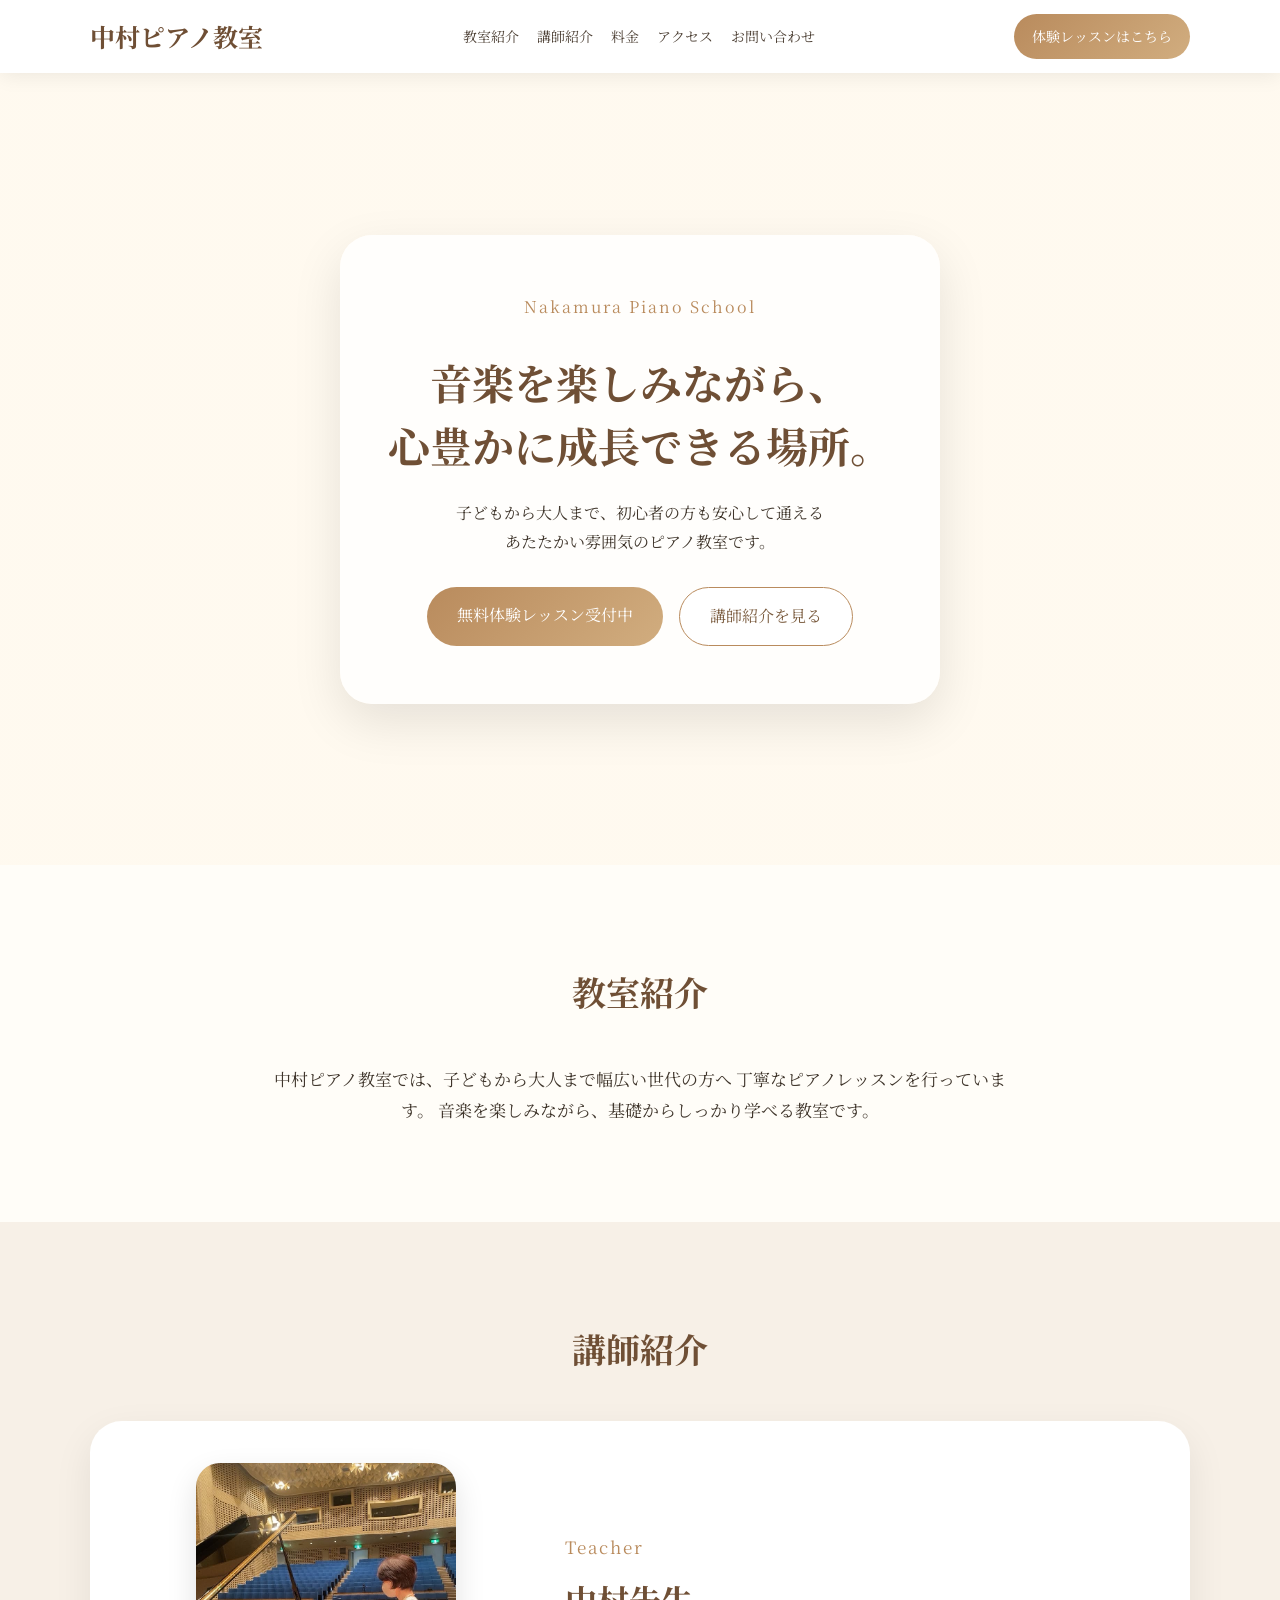
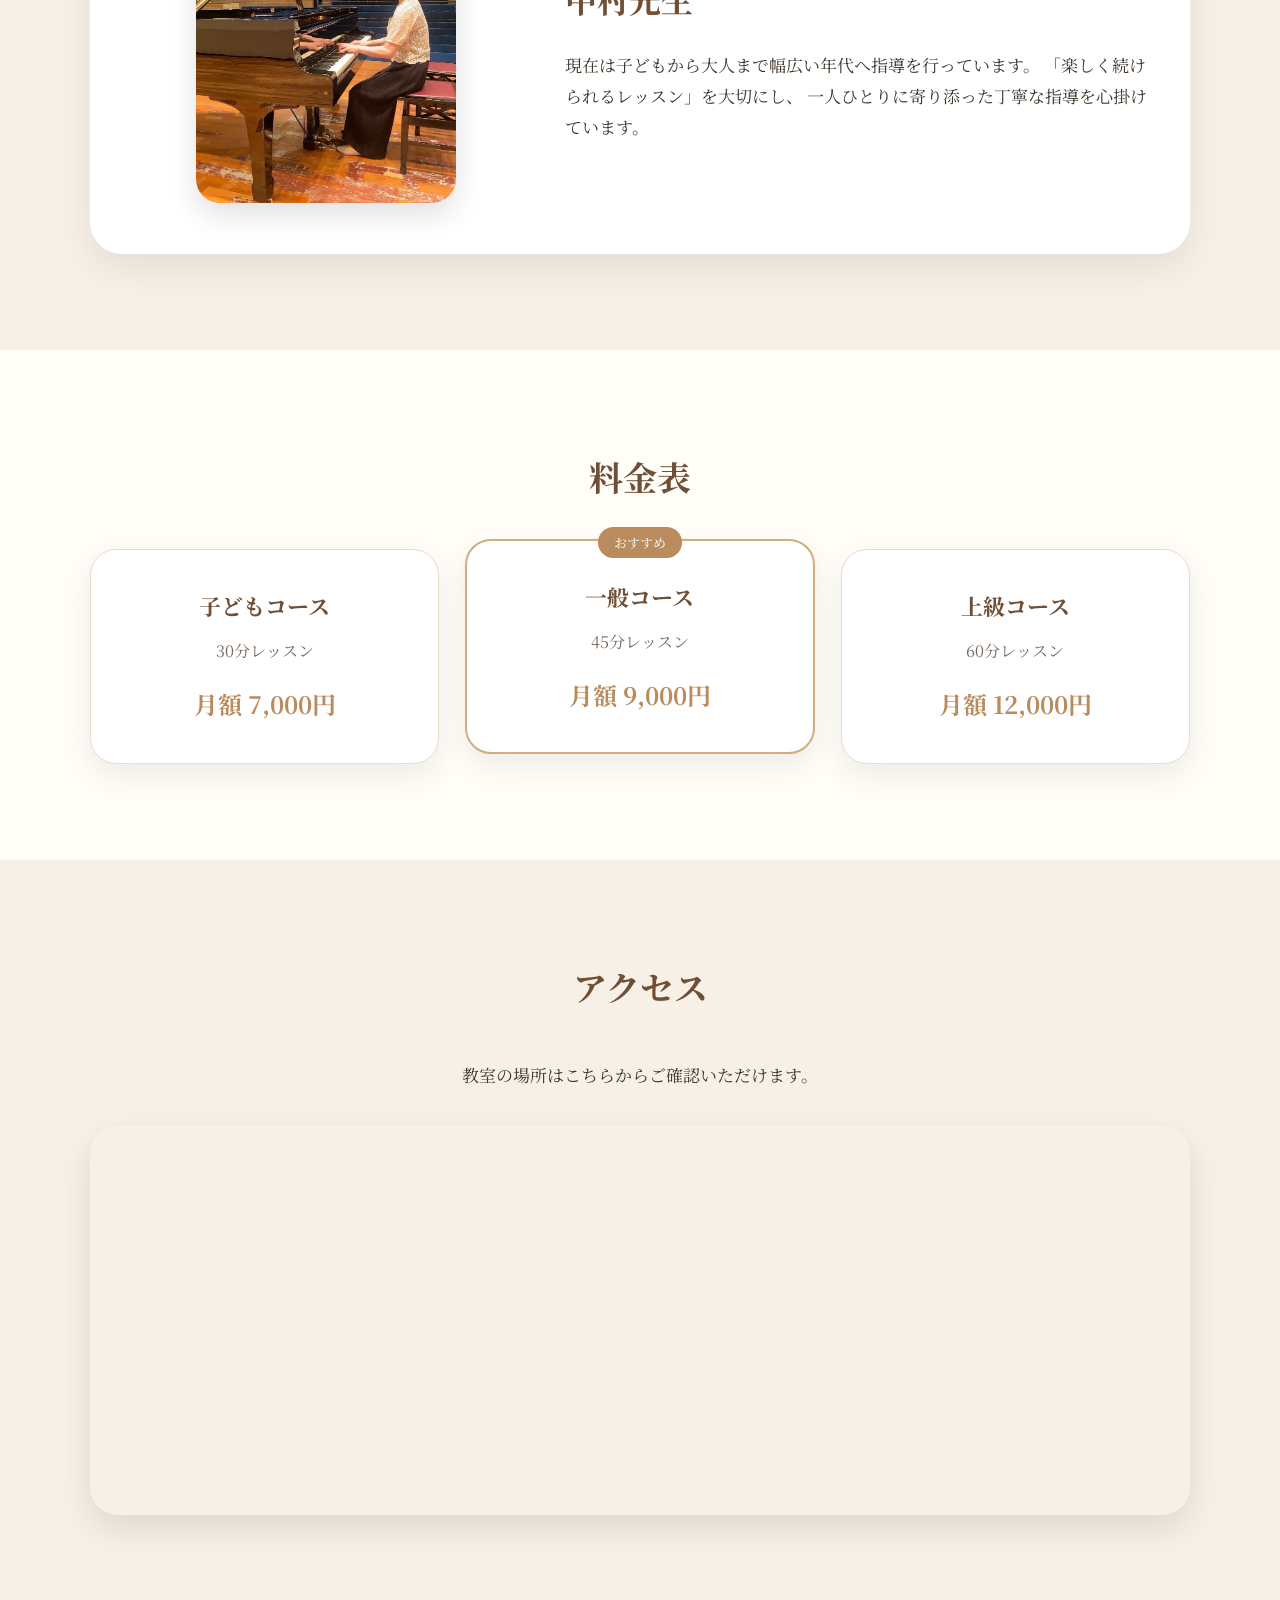
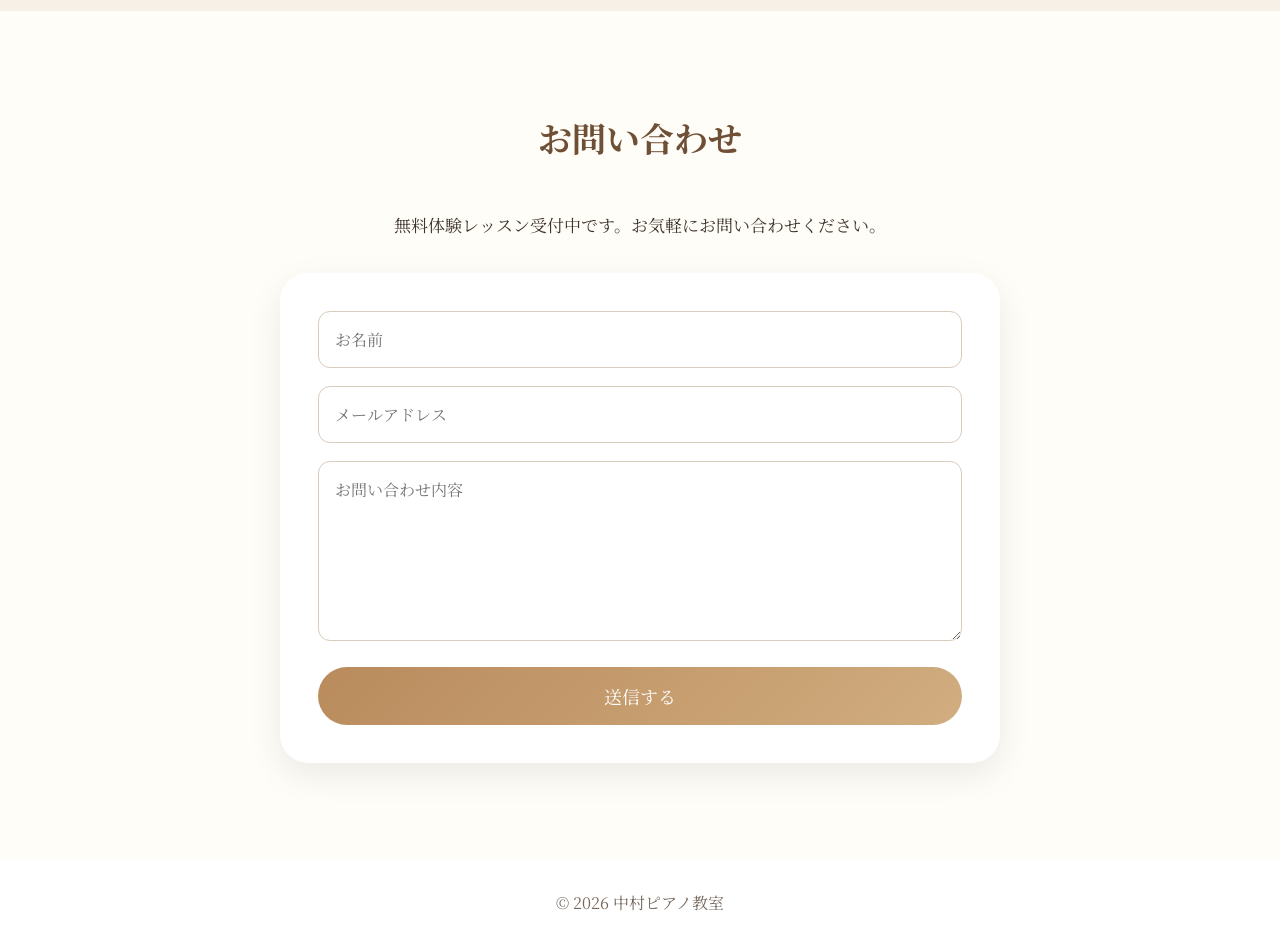
<file: index.html>
<!DOCTYPE html>
<html lang="ja">
<head>
  <meta charset="UTF-8">
  <meta name="viewport" content="width=device-width, initial-scale=1.0">

  <title>中村ピアノ教室｜初心者歓迎・無料体験レッスン受付中</title>

  <meta
    name="description"
    content="中村ピアノ教室では、子どもから大人まで幅広い年代へ丁寧なピアノレッスンを行っています。無料体験レッスン受付中。"
  >

  <link rel="stylesheet" href="style.css">

  <link rel="preconnect" href="https://fonts.googleapis.com">
  <link
    href="https://fonts.googleapis.com/css2?family=Noto+Serif+JP:wght@400;700&display=swap"
    rel="stylesheet"
  >
</head>

<body>

<header>
  <div class="container header-inner">
    <h1>中村ピアノ教室</h1>

    <nav>
      <ul>
        <li><a href="#about">教室紹介</a></li>
        <li><a href="#teacher">講師紹介</a></li>
        <li><a href="#price">料金</a></li>
        <li><a href="#access">アクセス</a></li>
        <li><a href="#contact">お問い合わせ</a></li>
      </ul>
    </nav>

    <a href="#contact" class="header-btn">
      体験レッスンはこちら
    </a>
  </div>
</header>

<section class="hero">
  <div class="hero-text fade-in">
    <p class="hero-sub">Nakamura Piano School</p>

    <h2>
      音楽を楽しみながら、<br>
      心豊かに成長できる場所。
    </h2>

    <p>
      子どもから大人まで、初心者の方も安心して通える<br>
      あたたかい雰囲気のピアノ教室です。
    </p>

    <div class="hero-buttons">
      <a href="#contact" class="btn">
        無料体験レッスン受付中
      </a>

      <a href="#teacher" class="btn-outline">
        講師紹介を見る
      </a>
    </div>
  </div>
</section>

<section id="about" class="section fade-in">
  <div class="container">
    <h2 class="section-title">教室紹介</h2>

    <p class="section-text">
      中村ピアノ教室では、子どもから大人まで幅広い世代の方へ
      丁寧なピアノレッスンを行っています。
      音楽を楽しみながら、基礎からしっかり学べる教室です。
    </p>
  </div>
</section>

<section id="teacher" class="section beige fade-in">
  <div class="container">
    <h2 class="section-title">講師紹介</h2>

    <div class="teacher-card">
      <div class="teacher-image">
        <img src="teacher.jpg" alt="中村ピアノ教室の講師写真">
      </div>

      <div class="teacher-text">
        <p class="label">Teacher</p>

        <h3>中村先生</h3>

        <p>
          現在は子どもから大人まで幅広い年代へ指導を行っています。
          「楽しく続けられるレッスン」を大切にし、
          一人ひとりに寄り添った丁寧な指導を心掛けています。
        </p>
      </div>
    </div>
  </div>
</section>

<section id="price" class="section fade-in">
  <div class="container">
    <h2 class="section-title">料金表</h2>

    <div class="price-cards">
      <div class="price-card">
        <h3>子どもコース</h3>
        <p class="time">30分レッスン</p>
        <p class="price">月額 7,000円</p>
      </div>

      <div class="price-card recommend">
        <p class="badge">おすすめ</p>
        <h3>一般コース</h3>
        <p class="time">45分レッスン</p>
        <p class="price">月額 9,000円</p>
      </div>

      <div class="price-card">
        <h3>上級コース</h3>
        <p class="time">60分レッスン</p>
        <p class="price">月額 12,000円</p>
      </div>
    </div>
  </div>
</section>

<section id="access" class="section beige fade-in">
  <div class="container">
    <h2 class="section-title">アクセス</h2>

    <p class="section-text">
      教室の場所はこちらからご確認いただけます。
    </p>

    <div class="map-box">
      <iframe
        src="https://www.google.com/maps?q=中村ピアノ教室&output=embed"
        allowfullscreen=""
        loading="lazy">
      </iframe>
    </div>
  </div>
</section>

<section id="contact" class="section fade-in">
  <div class="container">
    <h2 class="section-title">お問い合わせ</h2>

    <p class="section-text contact-lead">
      無料体験レッスン受付中です。お気軽にお問い合わせください。
    </p>

    <form
      action="https://formspree.io/f/xgoqndev"
      method="POST"
    >
      <input
        type="hidden"
        name="_next"
        value="https://あなたのVercelURL/thanks.html"
      >

      <input
        type="text"
        name="name"
        placeholder="お名前"
        required
      >

      <input
        type="email"
        name="email"
        placeholder="メールアドレス"
        required
      >

      <textarea
        name="message"
        placeholder="お問い合わせ内容"
        required
      ></textarea>

      <button type="submit">
        送信する
      </button>
    </form>
  </div>
</section>

<footer>
  <p>© 2026 中村ピアノ教室</p>
</footer>

<script src="script.js"></script>
</body>
</html>
</file>
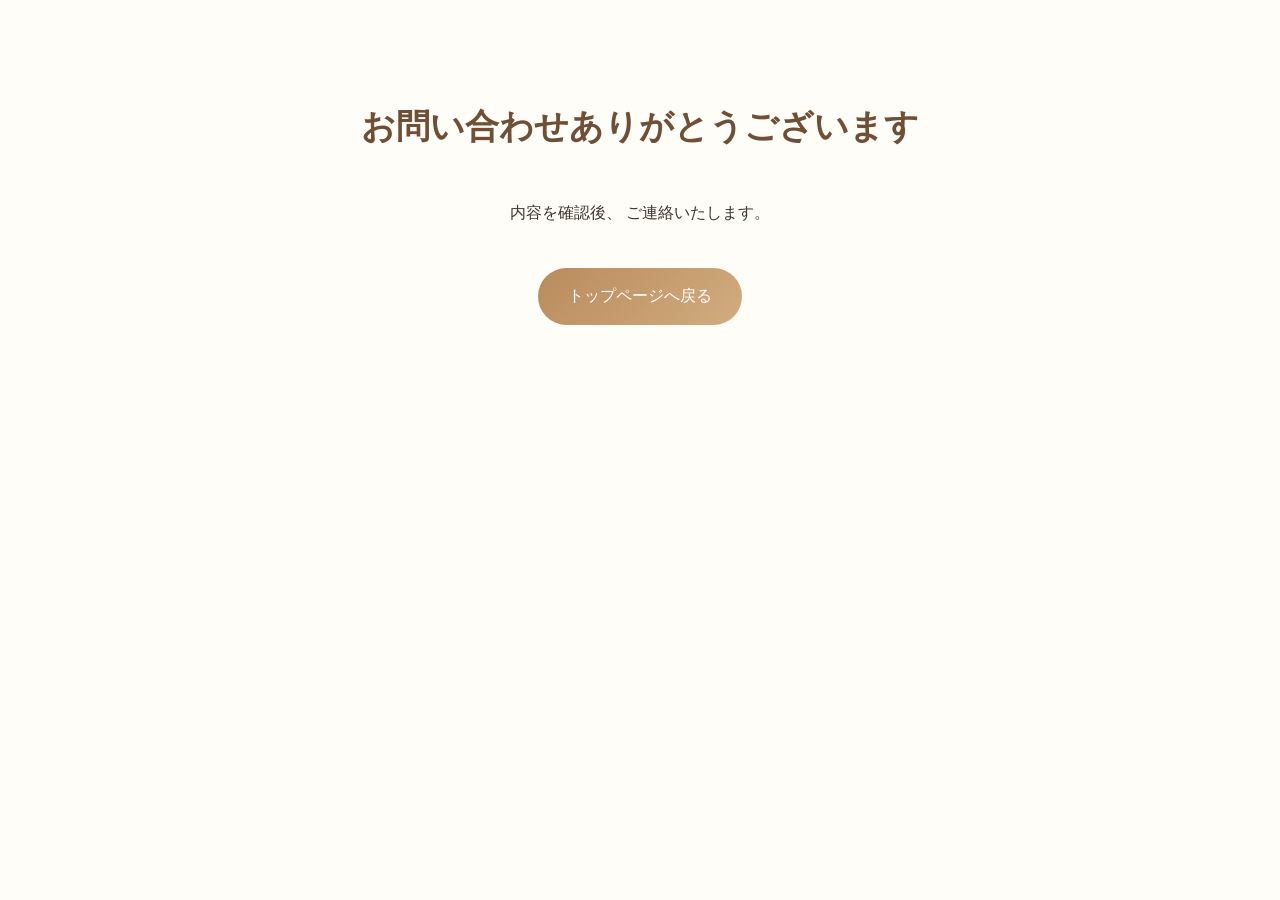
<file: thanks.html>
<!DOCTYPE html>
<html lang="ja">

<head>
  <meta charset="UTF-8">
  <meta name="viewport" content="width=device-width, initial-scale=1.0">

  <title>送信完了｜中村ピアノ教室</title>

  <link rel="stylesheet" href="style.css">
</head>

<body>

  <section class="section">

    <div class="container" style="text-align:center;">

      <h1 class="section-title">
        お問い合わせありがとうございます
      </h1>

      <p style="margin-bottom:40px;">
        内容を確認後、
        ご連絡いたします。
      </p>

      <a href="index.html" class="btn">
        トップページへ戻る
      </a>

    </div>

  </section>

</body>
</html>
</file>
<file: style.css>
* {
  margin: 0;
  padding: 0;
  box-sizing: border-box;
}

html {
  scroll-behavior: smooth;
}

body {
  font-family: 'Noto Serif JP', serif;
  color: #3f352b;
  background: #fffdf8;
  line-height: 1.8;
}

.container {
  width: 90%;
  max-width: 1100px;
  margin: auto;
}

header {
  background: rgba(255, 255, 255, 0.96);
  padding: 14px 0;
  position: sticky;
  top: 0;
  z-index: 100;
  box-shadow: 0 2px 20px rgba(0,0,0,0.08);
}

.header-inner {
  display: flex;
  justify-content: space-between;
  align-items: center;
  gap: 22px;
}

header h1 {
  font-size: 25px;
  color: #6f4f35;
  white-space: nowrap;
}

nav ul {
  display: flex;
  list-style: none;
  gap: 18px;
}

nav a {
  text-decoration: none;
  color: #4d4035;
  font-size: 14px;
}

.header-btn {
  background: linear-gradient(135deg, #b98b5d, #d1ad7f);
  color: white;
  padding: 10px 18px;
  border-radius: 999px;
  text-decoration: none;
  font-size: 14px;
  white-space: nowrap;
}

.hero {
  min-height: 88vh;
  background:
    linear-gradient(
      rgba(255, 248, 236, 0.72),
      rgba(255, 248, 236, 0.72)
    ),
    url('https://images.unsplash.com/photo-1520523839897-bd0b52f945a0?q=80&w=1600')
    center/cover;
  display: flex;
  align-items: center;
  justify-content: center;
  text-align: center;
  padding: 80px 20px;
}

.hero-text {
  background: rgba(255, 255, 255, 0.78);
  padding: 58px 48px;
  border-radius: 32px;
  box-shadow: 0 18px 50px rgba(0,0,0,0.1);
  max-width: 780px;
  backdrop-filter: blur(6px);
}

.hero-sub {
  color: #b98b5d;
  letter-spacing: 2px;
  margin-bottom: 12px;
}

.hero h2 {
  font-size: 42px;
  color: #6f4f35;
  line-height: 1.5;
  margin-bottom: 22px;
}

.hero p {
  margin-bottom: 30px;
}

.hero-buttons {
  display: flex;
  justify-content: center;
  gap: 16px;
  flex-wrap: wrap;
}

.btn,
.btn-outline {
  display: inline-block;
  padding: 14px 30px;
  border-radius: 999px;
  text-decoration: none;
}

.btn {
  background: linear-gradient(135deg, #b98b5d, #d1ad7f);
  color: white;
}

.btn-outline {
  border: 1px solid #b98b5d;
  color: #7a5b3e;
  background: white;
}

.section {
  padding: 96px 0;
}

.beige {
  background: #f7f0e7;
}

.section-title {
  text-align: center;
  font-size: 34px;
  margin-bottom: 42px;
  color: #6f4f35;
}

.section-text {
  max-width: 760px;
  margin: auto;
  text-align: center;
  font-size: 17px;
}

.teacher-card {
  display: grid;
  grid-template-columns: 0.8fr 1.2fr;
  gap: 44px;
  align-items: center;
  background: white;
  padding: 42px;
  border-radius: 32px;
  box-shadow: 0 14px 38px rgba(0,0,0,0.08);
}

.teacher-image {
  text-align: center;
}

.teacher-image img {
  width: 260px;
  height: 340px;
  object-fit: cover;
  object-position: center;
  border-radius: 24px;
  box-shadow: 0 12px 30px rgba(0,0,0,0.12);
}

.teacher-text .label {
  color: #b98b5d;
  letter-spacing: 2px;
  margin-bottom: 8px;
}

.teacher-text h3 {
  font-size: 32px;
  color: #6f4f35;
  margin-bottom: 22px;
}

.teacher-text p {
  font-size: 17px;
}

.price-cards {
  display: grid;
  grid-template-columns: repeat(3, 1fr);
  gap: 26px;
}

.price-card {
  position: relative;
  background: white;
  padding: 36px 24px;
  border-radius: 26px;
  text-align: center;
  box-shadow: 0 12px 30px rgba(0,0,0,0.07);
  border: 1px solid #eadccc;
}

.price-card.recommend {
  transform: translateY(-10px);
  border: 2px solid #d1ad7f;
}

.badge {
  position: absolute;
  top: -14px;
  left: 50%;
  transform: translateX(-50%);
  background: #b98b5d;
  color: white;
  padding: 4px 16px;
  border-radius: 999px;
  font-size: 13px;
}

.price-card h3 {
  color: #6f4f35;
  font-size: 22px;
  margin-bottom: 12px;
}

.time {
  color: #76685d;
  margin-bottom: 16px;
}

.price {
  font-size: 24px;
  font-weight: bold;
  color: #b98b5d;
}

.map-box {
  margin-top: 36px;
  border-radius: 28px;
  overflow: hidden;
  box-shadow: 0 14px 35px rgba(0,0,0,0.1);
}

.map-box iframe {
  width: 100%;
  height: 380px;
  border: 0;
}

.contact-lead {
  margin-bottom: 32px;
}

form {
  max-width: 720px;
  margin: auto;
  background: white;
  padding: 38px;
  border-radius: 28px;
  box-shadow: 0 12px 34px rgba(0,0,0,0.08);
}

input,
textarea {
  width: 100%;
  padding: 16px;
  margin-bottom: 18px;
  border: 1px solid #d9cbbd;
  border-radius: 12px;
  font-size: 16px;
  font-family: inherit;
}

textarea {
  height: 180px;
  resize: vertical;
}

button {
  width: 100%;
  padding: 16px;
  border: none;
  background: linear-gradient(135deg, #b98b5d, #d1ad7f);
  color: white;
  font-size: 18px;
  border-radius: 999px;
  cursor: pointer;
  font-family: inherit;
}

footer {
  text-align: center;
  padding: 30px;
  background: white;
  color: #76685d;
}

.fade-in {
  opacity: 0;
  transform: translateY(32px);
  transition: 0.9s ease;
}

.fade-in.show {
  opacity: 1;
  transform: translateY(0);
}

@media (max-width: 768px) {
  header {
    position: static;
  }

  .header-inner {
    flex-direction: column;
    align-items: stretch;
    text-align: center;
  }

  nav ul {
    flex-direction: column;
    gap: 8px;
    background: #f7f0e7;
    padding: 14px;
    border-radius: 16px;
  }

  .header-btn {
    display: block;
    text-align: center;
    padding: 13px;
  }

  .hero {
    min-height: 78vh;
    padding: 50px 16px;
  }

  .hero-text {
    padding: 36px 22px;
  }

  .hero h2 {
    font-size: 28px;
  }

  .section {
    padding: 72px 0;
  }

  .section-title {
    font-size: 28px;
  }

  .teacher-card {
    grid-template-columns: 1fr;
    padding: 26px;
    text-align: center;
  }

  .teacher-image img {
    width: 230px;
    height: 300px;
  }

  .price-cards {
    grid-template-columns: 1fr;
  }

  .price-card.recommend {
    transform: none;
  }

  form {
    padding: 26px;
  }
}
</file>
